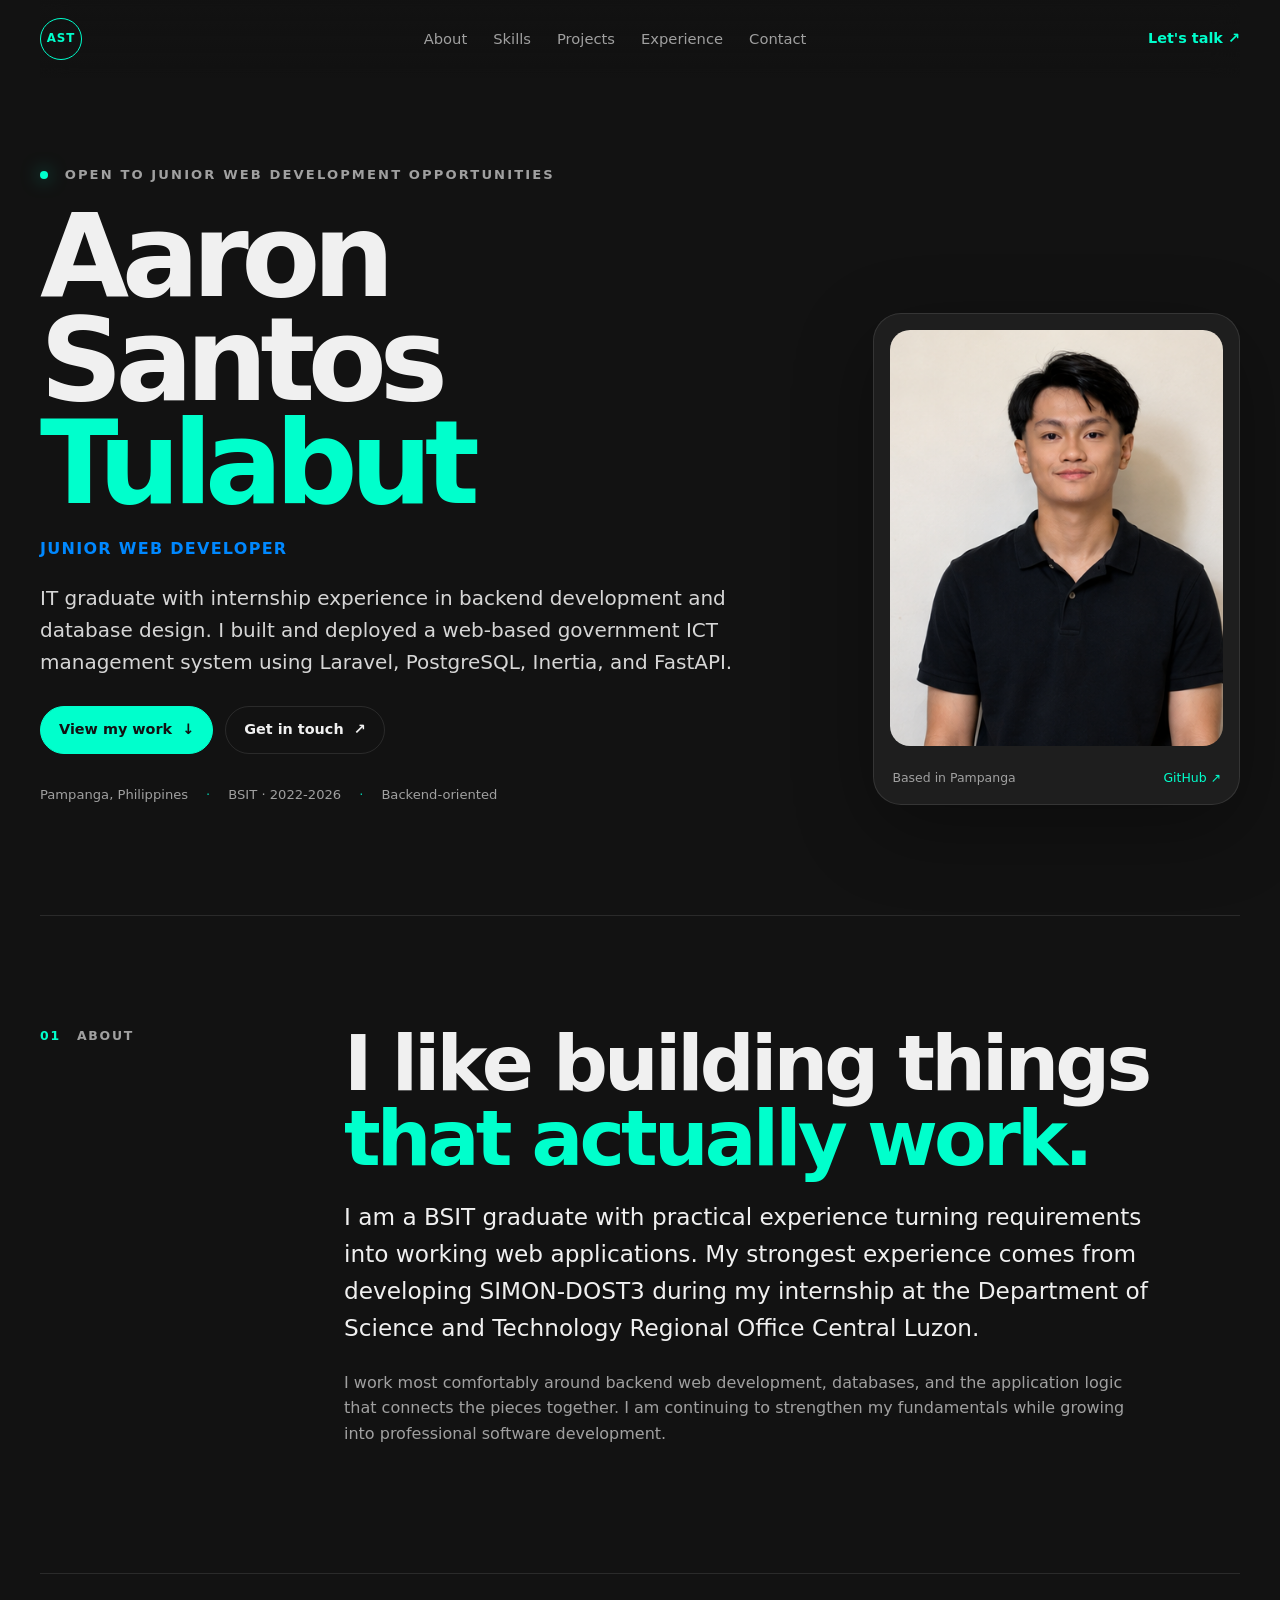
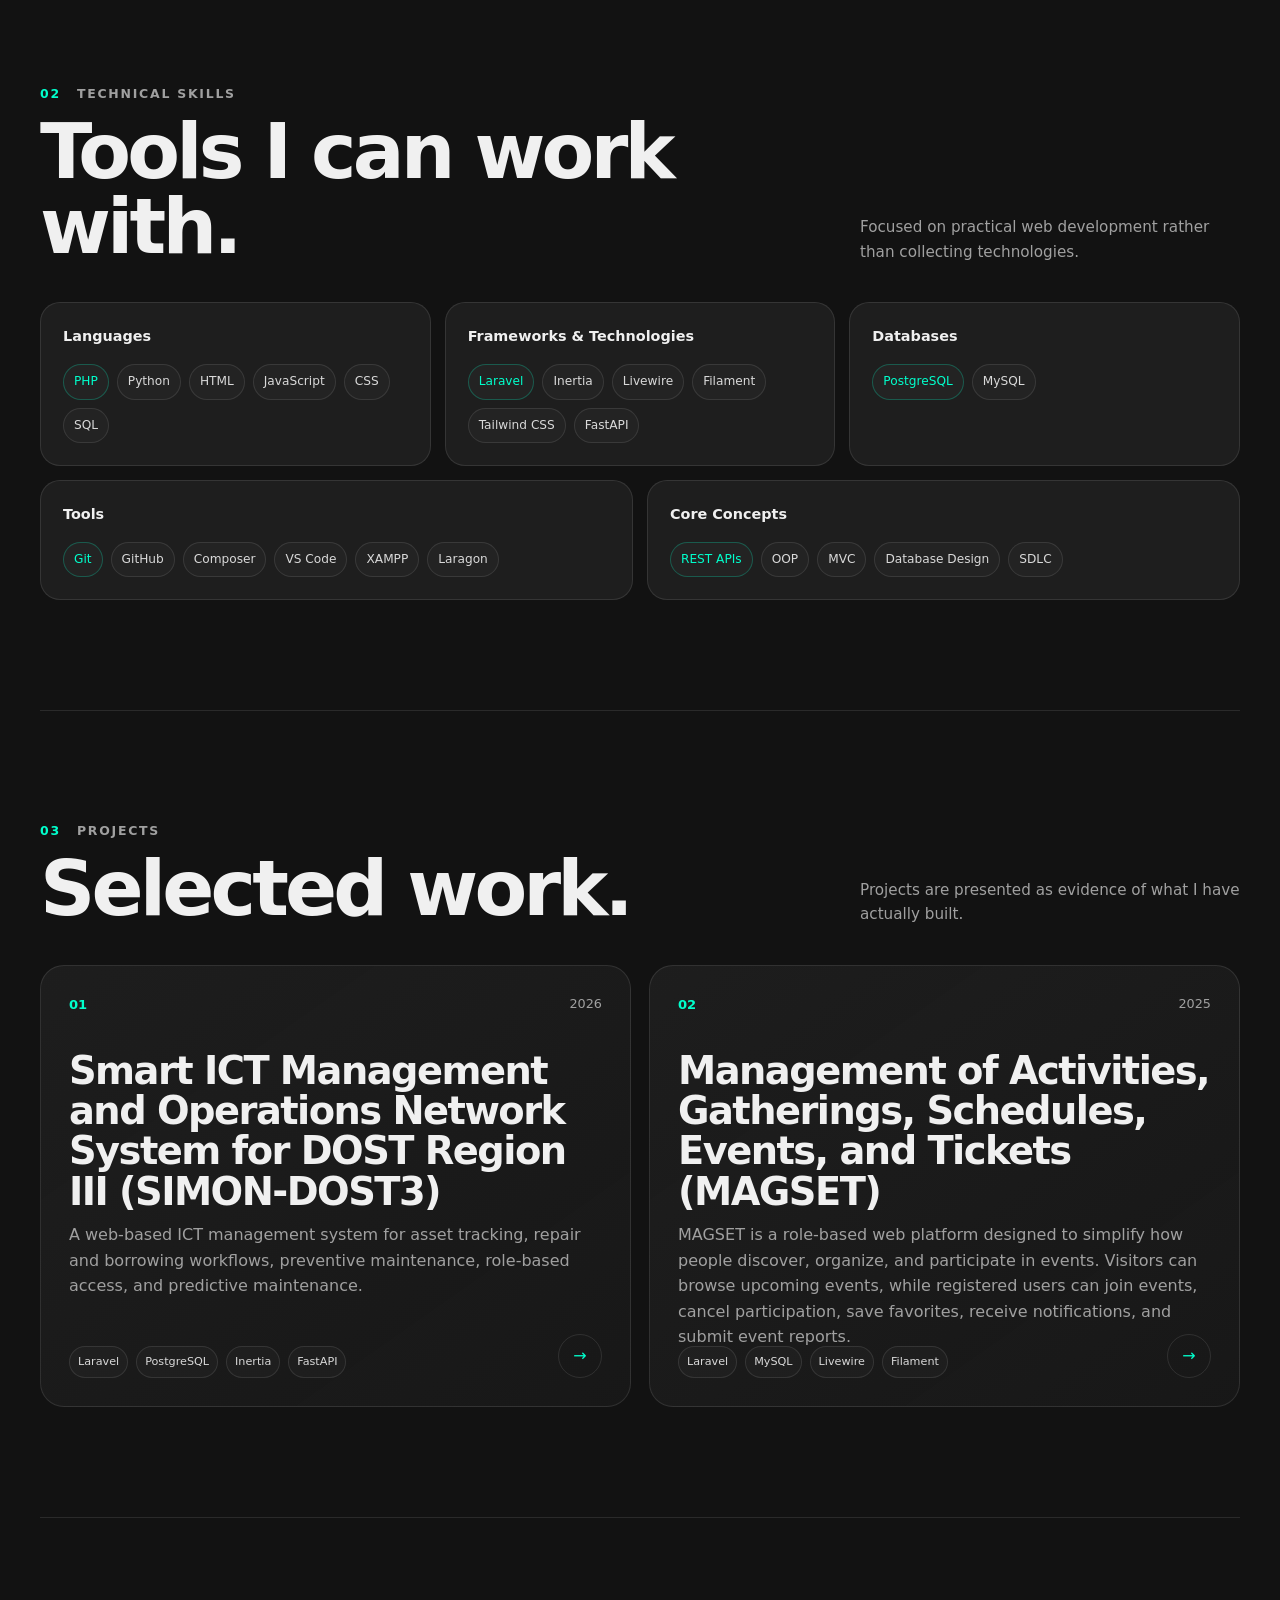
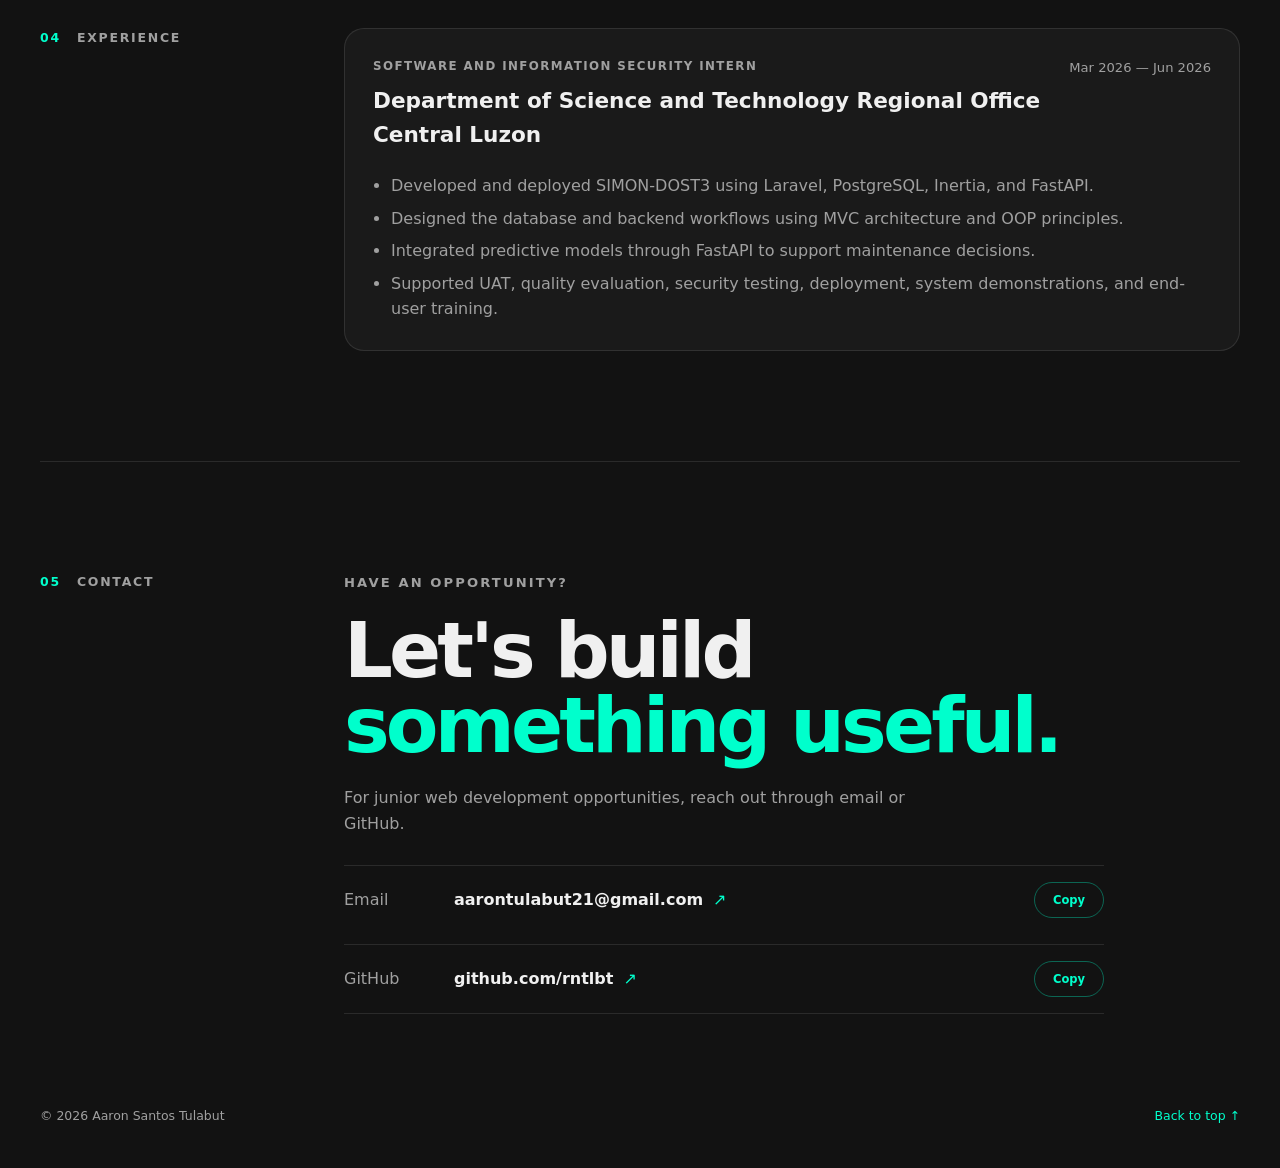
<file: index.html>
<!DOCTYPE html>
<html lang="en">
<head>
  <meta charset="UTF-8">
  <meta name="viewport" content="width=device-width, initial-scale=1.0">
  <meta name="description" content="Aaron Santos Tulabut - Junior Web Developer portfolio.">
  <meta name="theme-color" content="#121212">
  <title>Aaron Santos Tulabut | Junior Web Developer</title>
  <link rel="stylesheet" href="css/styles.css">
</head>
<body>
  <div class="site-shell">
    <header class="site-header" id="top">
      <a class="brand" href="#top" aria-label="Aaron Santos Tulabut home">AST</a>
      <nav class="site-nav" aria-label="Primary navigation">
        <a href="#about">About</a>
        <a href="#skills">Skills</a>
        <a href="#projects">Projects</a>
        <a href="#experience">Experience</a>
        <a href="#contact">Contact</a>
      </nav>
      <a class="header-cta" href="#contact">Let's talk <span aria-hidden="true">&nearr;</span></a>
    </header>

    <main>
      <section class="hero section" aria-labelledby="hero-title">
        <div class="hero-copy reveal">
          <p class="eyebrow"><span class="status-dot" aria-hidden="true"></span> Open to junior web development opportunities</p>
          <h1 id="hero-title">Aaron Santos<br><span>Tulabut</span></h1>
          <p class="hero-role">Junior Web Developer</p>
          <p class="hero-summary">
            IT graduate with internship experience in backend development and database design. I built and deployed a web-based government ICT management system using Laravel, PostgreSQL, Inertia, and FastAPI.
          </p>
          <div class="hero-actions">
            <a class="button button-primary" href="#projects">View my work <span aria-hidden="true">&darr;</span></a>
            <a class="button button-secondary" href="#contact">Get in touch <span aria-hidden="true">&nearr;</span></a>
          </div>
          <div class="hero-meta" aria-label="Quick profile details">
            <span>Pampanga, Philippines</span>
            <span>BSIT &middot; 2022-2026</span>
            <span>Backend-oriented</span>
          </div>
        </div>

        <aside class="hero-panel reveal" aria-label="Profile card">
          <img class="profile-photo" src="assets/images/profile.png" alt="Aaron Santos Tulabut">
          <div class="hero-panel-footer">
            <span>Based in Pampanga</span>
            <a href="https://github.com/rntlbt" target="_blank" rel="noreferrer">GitHub &nearr;</a>
          </div>
        </aside>
      </section>

      <section class="section split-section" id="about" aria-labelledby="about-title">
        <div class="section-label reveal"><span>01</span> About</div>
        <div class="section-content reveal">
          <h2 id="about-title">I like building things<br><em>that actually work.</em></h2>
          <p class="lead">
            I am a BSIT graduate with practical experience turning requirements into working web applications. My strongest experience comes from developing SIMON-DOST3 during my internship at the Department of Science and Technology Regional Office Central Luzon.
          </p>
          <p>
            I work most comfortably around backend web development, databases, and the application logic that connects the pieces together. I am continuing to strengthen my fundamentals while growing into professional software development.
          </p>
        </div>
      </section>

      <section class="section" id="skills" aria-labelledby="skills-title">
        <div class="section-heading reveal">
          <div>
            <div class="section-label"><span>02</span> Technical Skills</div>
            <h2 id="skills-title">Tools I can work with.</h2>
          </div>
          <p>Focused on practical web development rather than collecting technologies.</p>
        </div>
        <div class="skills-grid reveal">
          <article class="skill-group">
            <h3>Languages</h3>
            <div class="tag-list">
              <span>PHP</span><span>Python</span><span>HTML</span><span>JavaScript</span><span>CSS</span><span>SQL</span>
            </div>
          </article>
          <article class="skill-group">
            <h3>Frameworks & Technologies</h3>
            <div class="tag-list">
              <span>Laravel</span><span>Inertia</span><span>Livewire</span><span>Filament</span><span>Tailwind CSS</span><span>FastAPI</span>
            </div>
          </article>
          <article class="skill-group">
            <h3>Databases</h3>
            <div class="tag-list"><span>PostgreSQL</span><span>MySQL</span></div>
          </article>
          <article class="skill-group">
            <h3>Tools</h3>
            <div class="tag-list"><span>Git</span><span>GitHub</span><span>Composer</span><span>VS Code</span><span>XAMPP</span><span>Laragon</span></div>
          </article>
          <article class="skill-group">
            <h3>Core Concepts</h3>
            <div class="tag-list"><span>REST APIs</span><span>OOP</span><span>MVC</span><span>Database Design</span><span>SDLC</span></div>
          </article>
        </div>
      </section>

      <section class="section" id="projects" aria-labelledby="projects-title">
        <div class="section-heading reveal">
          <div>
            <div class="section-label"><span>03</span> Projects</div>
            <h2 id="projects-title">Selected work.</h2>
          </div>
          <p>Projects are presented as evidence of what I have actually built.</p>
        </div>

        <div class="projects-grid" id="projects-grid">
          <!-- PROJECT TEMPLATE / EXPANSION GUIDE
            To add another project later:
            1. Duplicate one complete .project-card object in the PROJECT_DATA array in js/main.js.
            2. Change the id, title, subtitle, year, description, features, stack, and image folder.
            3. Add the screenshot files to assets/images/projects/<your-project-folder>/.
            4. Add screenshots to that project's `screenshotGroups` array, grouped by role.
            5. No other JavaScript logic changes are required. The cards and detail galleries are generated automatically.
          -->
        </div>
      </section>

      <section class="section split-section" id="experience" aria-labelledby="experience-title">
        <div class="section-label reveal"><span>04</span> Experience</div>
        <div class="section-content reveal experience-stack">
          <article class="experience-item">
            <div class="experience-head">
              <div>
                <p class="muted-label">Software and Information Security Intern</p>
                <h3>Department of Science and Technology Regional Office Central Luzon</h3>
              </div>
              <time datetime="2026-03">Mar 2026 — Jun 2026</time>
            </div>
            <ul>
              <li>Developed and deployed SIMON-DOST3 using Laravel, PostgreSQL, Inertia, and FastAPI.</li>
              <li>Designed the database and backend workflows using MVC architecture and OOP principles.</li>
              <li>Integrated predictive models through FastAPI to support maintenance decisions.</li>
              <li>Supported UAT, quality evaluation, security testing, deployment, system demonstrations, and end-user training.</li>
            </ul>
          </article>
          <!-- <article class="experience-item compact-experience">
            <div class="experience-head">
              <div>
                <p class="muted-label">Service Crew</p>
                <h3>Yasuie Ramen - Ya · Angeles City, Pampanga</h3>
              </div>
              <time datetime="2026-07">Jul 2026 — Aug 2026</time>
            </div>
          </article> -->
        </div>
      </section>

      <!-- <section class="section" id="education" aria-labelledby="education-title">
        <div class="section-heading reveal">
          <div>
            <div class="section-label"><span>05</span> Education</div>
            <h2 id="education-title">BS Information Technology.</h2>
          </div>
          <p>City College of San Fernando, Pampanga · 2022–2026</p>
        </div>
        <div class="education-grid reveal">
          <article>
            <p class="muted-label">Academic recognition</p>
            <h3>Dean's Lister · President's Lister</h3>
            <p>Recognized throughout my undergraduate studies, including the 2025–2026 academic year.</p>
          </article>
          <article>
            <p class="muted-label">Leadership</p>
            <h3>IT Student Council</h3>
            <p>President (2024–2025) · 2nd Year Representative (2023–2024)</p>
          </article>
        </div>
      </section> -->

      <section class="section contact-section" id="contact" aria-labelledby="contact-title">
        <div class="section-label reveal"><span>05</span> Contact</div>
        <div class="contact-content reveal">
          <p class="eyebrow">Have an opportunity?</p>
          <h2 id="contact-title">Let's build<br><em>something useful.</em></h2>
          <p>For junior web development opportunities, reach out through email or GitHub.</p>
          <div class="contact-links">
            <div class="contact-link">
              <span>Email</span>
              <a class="contact-link-value" href="mailto:aarontulabut21@gmail.com"><strong>aarontulabut21@gmail.com</strong><span class="contact-link-arrow" aria-hidden="true">&nearr;</span></a>
              <button class="copy-button" type="button" data-copy-value="aarontulabut21@gmail.com" data-copy-label="email" aria-label="Copy email address">Copy</button>
            </div>
            <div class="contact-link">
              <span>GitHub</span>
              <a class="contact-link-value" href="https://github.com/rntlbt" target="_blank" rel="noreferrer"><strong>github.com/rntlbt</strong><span class="contact-link-arrow" aria-hidden="true">&nearr;</span></a>
              <button class="copy-button" type="button" data-copy-value="https://github.com/rntlbt" data-copy-label="GitHub URL" aria-label="Copy GitHub URL">Copy</button>
            </div>
          </div>
        </div>
      </section>
    </main>

    <footer class="site-footer">
      <span>&copy; 2026 Aaron Santos Tulabut</span>
      <a href="#top">Back to top &uarr;</a>
    </footer>
  </div>

  <script src="js/projects-data.js"></script>
  <script src="js/main.js"></script>
</body>
</html>
</file>
<file: css/styles.css>
:root {
  --base: #121212;
  --surface: #1e1e1e;
  --text: #f0f0f0;
  --muted: #a0a0a0;
  --cyan: #00ffcc;
  --cyan-dark: #00ccaa;
  --blue: #0088ff;
  --white-10: rgba(255, 255, 255, 0.1);
  --dark-85: rgba(18, 18, 18, 0.85);
  --surface-70: rgba(30, 30, 30, 0.7);
  --shadow: 0 24px 80px rgba(0, 0, 0, 0.32);
  --radius: 20px;
  --content: 1200px;
}

.profile-photo {
  width: 100%;
  aspect-ratio: 4 / 5;
  object-fit: cover;
  border-radius: 20px;
}

* { box-sizing: border-box; }
html { scroll-behavior: smooth; }
body {
  margin: 0;
  background: var(--base);
  color: var(--text);
  font-family: Inter, ui-sans-serif, system-ui, -apple-system, BlinkMacSystemFont, "Segoe UI", sans-serif;
  line-height: 1.6;
  -webkit-font-smoothing: antialiased;
}
body.modal-open { overflow: hidden; }
a { color: inherit; text-decoration: none; }
button { font: inherit; }
::selection { background: var(--cyan); color: var(--base); }

.site-shell { width: min(var(--content), calc(100% - 48px)); margin: 0 auto; }
.site-header {
  position: sticky;
  top: 0;
  z-index: 20;
  display: grid;
  grid-template-columns: auto 1fr auto;
  align-items: center;
  gap: 28px;
  min-height: 78px;
  padding: 10px 0;
  background: linear-gradient(var(--dark-85), rgba(18,18,18,0.58));
  backdrop-filter: blur(16px);
  border-bottom: 1px solid transparent;
}
.site-header.is-scrolled { border-bottom-color: var(--white-10); }
.brand {
  display: grid; place-items: center;
  width: 42px; height: 42px;
  border: 1px solid var(--cyan);
  border-radius: 50%;
  color: var(--cyan);
  font-size: .74rem;
  font-weight: 800;
  letter-spacing: .08em;
}
.site-nav { display: flex; justify-content: center; gap: 26px; }
.site-nav a { color: var(--muted); font-size: .92rem; transition: color .2s ease; }
.site-nav a:hover, .site-nav a:focus-visible { color: var(--text); }
.header-cta { color: var(--cyan); font-size: .9rem; font-weight: 700; }

.section { padding: 110px 0; border-top: 1px solid var(--white-10); }
.hero { padding-top: 86px; display: grid; grid-template-columns: minmax(0, 1.35fr) minmax(280px, .65fr); gap: 72px; align-items: end; border-top: 0; min-height: 720px; }
.hero-copy { max-width: 820px; }
.eyebrow { margin: 0 0 20px; color: var(--muted); font-size: .82rem; text-transform: uppercase; letter-spacing: .16em; font-weight: 700; }
.status-dot { display: inline-block; width: 8px; height: 8px; margin-right: 10px; border-radius: 50%; background: var(--cyan); box-shadow: 0 0 18px rgba(0,255,204,.55); }
h1, h2, h3, p { margin-top: 0; }
h1 { margin-bottom: 20px; font-size: clamp(4.2rem, 9vw, 8.2rem); line-height: .9; letter-spacing: -.065em; font-weight: 800; }
h1 span, em { color: var(--cyan); font-style: normal; }
.hero-role { margin-bottom: 20px; color: var(--blue); font-size: 1rem; font-weight: 800; letter-spacing: .08em; text-transform: uppercase; }
.hero-summary { max-width: 700px; margin-bottom: 28px; color: #d6d6d6; font-size: clamp(1.05rem, 2vw, 1.25rem); }
.hero-actions { display: flex; flex-wrap: wrap; gap: 12px; }
.button { display: inline-flex; align-items: center; gap: 10px; min-height: 48px; padding: 0 18px; border-radius: 999px; border: 1px solid var(--white-10); font-size: .9rem; font-weight: 800; transition: transform .2s ease, border-color .2s ease, background .2s ease; }
.button:hover { transform: translateY(-2px); border-color: rgba(0,255,204,.55); }
.button-primary { color: var(--base); background: var(--cyan); border-color: var(--cyan); }
.button-secondary { background: transparent; color: var(--text); }
.hero-meta { display: flex; flex-wrap: wrap; gap: 18px; margin-top: 30px; color: var(--muted); font-size: .82rem; }
.hero-meta span + span::before { content: '\00B7'; margin-right: 18px; color: var(--cyan-dark); }

.hero-panel { padding: 16px; background: var(--surface); border: 1px solid var(--white-10); border-radius: 28px; box-shadow: var(--shadow); }
.hero-panel-footer { display: flex; justify-content: space-between; gap: 18px; padding: 14px 2px 0; color: var(--muted); font-size: .78rem; }
.hero-panel-footer a { color: var(--cyan); }

.split-section { display: grid; grid-template-columns: minmax(150px, .25fr) minmax(0, 1fr); gap: 80px; }
.section-label { color: var(--muted); font-size: .78rem; font-weight: 800; letter-spacing: .14em; text-transform: uppercase; }
.section-label span { color: var(--cyan); margin-right: 10px; }
.section-content { max-width: 900px; }
h2 { margin-bottom: 22px; font-size: clamp(2.6rem, 6vw, 5.2rem); line-height: .98; letter-spacing: -.05em; }
.lead { max-width: 820px; color: var(--text); font-size: clamp(1.15rem, 2vw, 1.45rem); }
.section-content p:not(.lead) { max-width: 800px; color: var(--muted); }

.section-heading { display: flex; justify-content: space-between; gap: 40px; align-items: end; margin-bottom: 38px; }
.section-heading h2 { margin: 10px 0 0; }
.section-heading > p { max-width: 380px; margin: 0; color: var(--muted); font-size: .95rem; }
.skills-grid { display: grid; grid-template-columns: repeat(12, 1fr); gap: 14px; }
.skill-group { grid-column: span 4; padding: 22px; background: var(--surface); border: 1px solid var(--white-10); border-radius: var(--radius); }
.skill-group:nth-child(4), .skill-group:nth-child(5) { grid-column: span 6; }
.skill-group h3 { margin-bottom: 16px; font-size: .9rem; color: var(--text); }
.tag-list { display: flex; flex-wrap: wrap; gap: 8px; }
.tag-list span { padding: 7px 10px; border: 1px solid var(--white-10); border-radius: 999px; background: rgba(255,255,255,.025); color: #d9d9d9; font-size: .76rem; }
.skill-group .tag-list span:first-child { border-color: rgba(0,255,204,.25); color: var(--cyan); }

.projects-grid { display: grid; grid-template-columns: repeat(2, minmax(0, 1fr)); gap: 18px; }
.project-card { position: relative; display: block; min-height: 420px; padding: 28px; background: linear-gradient(145deg, rgba(30,30,30,.98), rgba(25,25,25,.86)); border: 1px solid var(--white-10); border-radius: 24px; overflow: hidden; transform-style: preserve-3d; transition: border-color .25s ease, box-shadow .25s ease, background .25s ease; cursor: pointer; }
.project-card::before { content: ''; position: absolute; inset: 0; background: radial-gradient(circle at var(--mx, 50%) var(--my, 50%), rgba(0,255,204,.12), transparent 30%); opacity: 0; transition: opacity .25s ease; pointer-events: none; }
.project-card:hover { border-color: rgba(0,255,204,.45); box-shadow: 0 20px 60px rgba(0,0,0,.35); }
.project-card:hover::before { opacity: 1; }
.project-card-top { position: relative; z-index: 1; display: flex; justify-content: space-between; gap: 20px; margin-bottom: 36px; }
.project-index { color: var(--cyan); font-weight: 800; font-size: .82rem; }
.project-year { color: var(--muted); font-size: .8rem; }
.project-card h3 { position: relative; z-index: 1; max-width: 700px; margin-bottom: 10px; font-size: clamp(1.6rem, 3vw, 2.45rem); line-height: 1.05; letter-spacing: -.04em; }
.project-card p { position: relative; z-index: 1; max-width: 680px; margin-bottom: 28px; color: var(--muted); }
.project-card-footer { position: absolute; left: 28px; right: 28px; bottom: 28px; z-index: 1; display: flex; align-items: end; justify-content: space-between; gap: 24px; }
.project-stack { max-width: 80%; }
.project-stack .tag-list span { font-size: .7rem; padding: 6px 8px; }
.project-open { display: grid; place-items: center; width: 44px; height: 44px; flex: 0 0 auto; border: 1px solid var(--white-10); border-radius: 50%; color: var(--cyan); }

.project-detail-page, .project-detail-page:focus, .project-detail-page:focus-visible { outline: none; }
.project-hero { padding-top: 76px; border-top: 0; }
.project-hero h1 { max-width: 980px; margin: 14px 0 20px; font-size: clamp(3rem, 7vw, 6.4rem); }
.project-detail-description { max-width: 820px; color: #d3d3d3; font-size: 1.08rem; }
.project-gallery-section { padding-top: 84px; }
.back-link { display: inline-flex; align-items: center; margin-bottom: 26px; color: var(--cyan); font-size: .82rem; font-weight: 800; text-transform: uppercase; letter-spacing: .12em; }

.experience-stack { display: grid; gap: 18px; }
.experience-item { padding: 28px; border: 1px solid var(--white-10); border-radius: var(--radius); background: var(--surface-70); }
.experience-head { display: flex; justify-content: space-between; gap: 24px; }
.experience-head h3 { max-width: 700px; margin-bottom: 0; font-size: 1.35rem; }
.experience-head time { color: var(--muted); font-size: .82rem; white-space: nowrap; }
.muted-label { margin-bottom: 8px; color: var(--cyan); font-size: .74rem; font-weight: 800; text-transform: uppercase; letter-spacing: .12em; }
.experience-item ul { max-width: 850px; margin: 20px 0 0; padding-left: 18px; color: var(--muted); }
.experience-item li + li { margin-top: 7px; }
.compact-experience { padding-block: 22px; }

.education-grid { display: grid; grid-template-columns: 1fr 1fr; gap: 18px; }
.education-grid article { padding: 26px; background: var(--surface); border: 1px solid var(--white-10); border-radius: var(--radius); }
.education-grid h3 { margin-bottom: 8px; font-size: 1.25rem; }
.education-grid p:last-child { margin: 0; color: var(--muted); }

.contact-section { display: grid; grid-template-columns: minmax(150px, .25fr) minmax(0, 1fr); gap: 80px; padding-bottom: 70px; }
.contact-content { max-width: 1000px; }
.contact-content > p:not(.eyebrow) { max-width: 600px; color: var(--muted); }
.contact-links { display: grid; gap: 10px; margin-top: 28px; max-width: 760px; }
.contact-link { display: grid; grid-template-columns: 90px 1fr auto; gap: 20px; align-items: center; padding: 16px 0; border-top: 1px solid var(--white-10); color: var(--muted); }
.contact-link:last-child { border-bottom: 1px solid var(--white-10); }
.contact-link-value { display: flex; align-items: center; gap: 10px; min-width: 0; }
.contact-link strong { color: var(--text); font-size: 1rem; font-weight: 700; overflow-wrap: anywhere; }
.contact-link-arrow { flex: 0 0 auto; color: var(--cyan); }
.copy-button { min-width: 70px; padding: 8px 12px; border: 1px solid rgba(0,255,204,.35); border-radius: 999px; background: transparent; color: var(--cyan); cursor: pointer; font-size: .72rem; font-weight: 800; transition: background .2s ease, color .2s ease, border-color .2s ease, transform .2s ease; }
.copy-button:hover { transform: translateY(-2px); border-color: var(--cyan); background: rgba(0,255,204,.1); }
.copy-button.is-copied { border-color: var(--cyan); background: var(--cyan); color: var(--base); }

.site-footer { display: flex; justify-content: space-between; gap: 24px; padding: 22px 0 42px; color: var(--muted); font-size: .78rem; }
.site-footer a { color: var(--cyan); }

.modal-topline { display: flex; gap: 12px; color: var(--muted); font-size: .8rem; text-transform: uppercase; letter-spacing: .12em; }
.modal-body-grid { display: grid; grid-template-columns: 1.35fr .65fr; gap: 32px; margin-top: 30px; }
.modal-section-title { margin-bottom: 12px; color: var(--cyan); font-size: .75rem; font-weight: 800; letter-spacing: .12em; text-transform: uppercase; }
.modal-features { margin: 0; padding-left: 18px; color: var(--muted); }
.modal-features li + li { margin-top: 7px; }
.modal-gallery-wrap { margin-top: 34px; }
.modal-gallery { display: grid; gap: 26px; }
.gallery-role-group { display: grid; gap: 12px; }
.gallery-role-title { margin: 0; color: var(--text); font-size: 1.05rem; line-height: 1.2; letter-spacing: 0; }
.gallery-role-grid { display: grid; grid-template-columns: repeat(2, minmax(0, 1fr)); gap: 12px; }
.gallery-item { margin: 0; border: 1px solid var(--white-10); border-radius: 16px; overflow: hidden; background: var(--surface); }
.gallery-item img { display: block; width: 100%; aspect-ratio: 16/10; object-fit: cover; }
.gallery-item figcaption, .gallery-item span { display: block; padding: 10px 12px; color: var(--muted); font-size: .75rem; text-align: left; }
.screenshot-button { width: 100%; padding: 0; appearance: none; cursor: zoom-in; transition: border-color .2s ease, transform .2s ease, box-shadow .2s ease; }
.screenshot-button:hover, .screenshot-button:focus-visible { border-color: rgba(0,255,204,.55); transform: translateY(-2px); box-shadow: 0 18px 46px rgba(0,0,0,.28); }

.image-modal { position: fixed; inset: 0; z-index: 100; display: none; padding: 28px; }
.image-modal.is-open { display: grid; place-items: center; }
.image-modal-backdrop { position: absolute; inset: 0; background: rgba(0,0,0,.82); backdrop-filter: blur(10px); }
.image-modal-dialog { position: relative; z-index: 1; display: grid; grid-template-rows: auto minmax(0, 1fr); align-items: center; gap: 14px; width: min(1380px, 100%); max-height: calc(100vh - 56px); padding-inline: 64px; }
.image-modal-toolbar { justify-self: center; display: flex; align-items: center; gap: 8px; padding: 7px; border: 1px solid var(--white-10); border-radius: 999px; background: rgba(18,18,18,.78); backdrop-filter: blur(10px); }
.image-modal-tool { min-width: 34px; height: 32px; padding: 0 10px; border: 1px solid transparent; border-radius: 999px; background: rgba(255,255,255,.06); color: var(--text); cursor: pointer; font-size: .78rem; font-weight: 800; }
.image-modal-tool:hover, .image-modal-tool:focus-visible { border-color: rgba(0,255,204,.55); color: var(--cyan); }
.image-modal-tool:disabled { cursor: not-allowed; opacity: .4; }
.image-modal-reset { min-width: 58px; }
.image-modal-zoom { min-width: 44px; color: var(--muted); font-size: .75rem; font-weight: 800; text-align: center; }
.image-modal-figure { grid-row: 2; margin: 0; display: grid; gap: 10px; min-width: 0; }
.image-modal-viewport { position: relative; height: calc(100vh - 176px); overflow: hidden; border: 1px solid var(--white-10); border-radius: 14px; background: #0f0f0f; box-shadow: 0 30px 100px rgba(0,0,0,.55); cursor: zoom-in; touch-action: none; user-select: none; }
.image-modal-viewport.is-zoomed { cursor: grab; }
.image-modal-viewport.is-panning { cursor: grabbing; }
.image-modal-figure img { position: absolute; top: 50%; left: 50%; display: block; max-width: 100%; max-height: 100%; object-fit: contain; background: #0f0f0f; transform: translate(-50%, -50%) scale(1); transform-origin: center center; transition: transform .12s ease; will-change: transform; }
.image-modal-viewport.is-panning img { transition: none; }
.image-modal-figure figcaption { min-height: 22px; color: #d3d3d3; font-size: .82rem; line-height: 1.35; text-align: center; }
.image-modal-close, .image-modal-nav { display: grid; place-items: center; border: 1px solid var(--white-10); border-radius: 50%; background: rgba(30,30,30,.94); color: var(--text); cursor: pointer; }
.image-modal-close { position: absolute; top: 0; right: 0; width: 42px; height: 42px; font-size: 1.25rem; }
.image-modal-nav { width: 48px; height: 48px; font-size: 2rem; transition: border-color .2s ease, color .2s ease, transform .2s ease; }
.image-modal-nav:hover, .image-modal-nav:focus-visible, .image-modal-close:hover, .image-modal-close:focus-visible { border-color: rgba(0,255,204,.55); color: var(--cyan); }
.image-modal-prev, .image-modal-next { position: absolute; top: 50%; transform: translateY(-50%); }
.image-modal-prev { left: 0; }
.image-modal-next { right: 0; }

.reveal { opacity: 0; transform: translateY(18px); transition: opacity .6s ease, transform .6s ease; }
.reveal.is-visible { opacity: 1; transform: translateY(0); }
:focus-visible { outline: 2px solid var(--cyan); outline-offset: 4px; }

@media (max-width: 980px) {
  .site-nav { gap: 16px; }
  .hero { grid-template-columns: 1fr; min-height: auto; }
  .hero-panel { max-width: 420px; }
  .split-section, .contact-section { grid-template-columns: 1fr; gap: 28px; }
  .skills-grid { grid-template-columns: repeat(2, 1fr); }
  .skill-group, .skill-group:nth-child(4), .skill-group:nth-child(5) { grid-column: span 1; }
  .projects-grid { grid-template-columns: 1fr; }
}

@media (max-width: 720px) {
  .site-shell { width: min(100% - 30px, var(--content)); }
  .site-header { grid-template-columns: auto 1fr; }
  .site-nav { display: none; }
  .header-cta { justify-self: end; }
  .section { padding: 78px 0; }
  .hero { padding-top: 58px; gap: 36px; }
  h1 { font-size: clamp(3.6rem, 16vw, 6rem); }
  .hero-meta { gap: 7px 14px; }
  .hero-meta span + span::before { display: none; }
  .section-heading { display: block; }
  .section-heading > p { margin-top: 16px; }
  .skills-grid, .education-grid, .modal-body-grid, .gallery-role-grid { grid-template-columns: 1fr; }
  .experience-head { display: block; }
  .experience-head time { display: block; margin-top: 10px; }
  .project-card { min-height: 450px; }
  .project-card-footer { display: block; }
  .project-stack { max-width: 100%; margin-bottom: 16px; }
  .project-open { margin-left: auto; }
  .contact-link { grid-template-columns: 1fr auto; gap: 8px; }
  .contact-link-value { grid-column: 1 / -1; grid-row: 2; }
  .copy-button { grid-column: 2; grid-row: 1; }
  .image-modal { padding: 14px; }
  .image-modal-dialog { gap: 8px; max-height: calc(100vh - 28px); padding-inline: 48px; }
  .image-modal-nav { width: 40px; height: 40px; font-size: 1.6rem; }
  .image-modal-close { width: 38px; height: 38px; }
  .image-modal-viewport { height: calc(100vh - 146px); }
}

@media (prefers-reduced-motion: reduce) {
  html { scroll-behavior: auto; }
  *, *::before, *::after { transition-duration: .01ms !important; animation-duration: .01ms !important; animation-iteration-count: 1 !important; }
  .reveal { opacity: 1; transform: none; }
}
</file>
